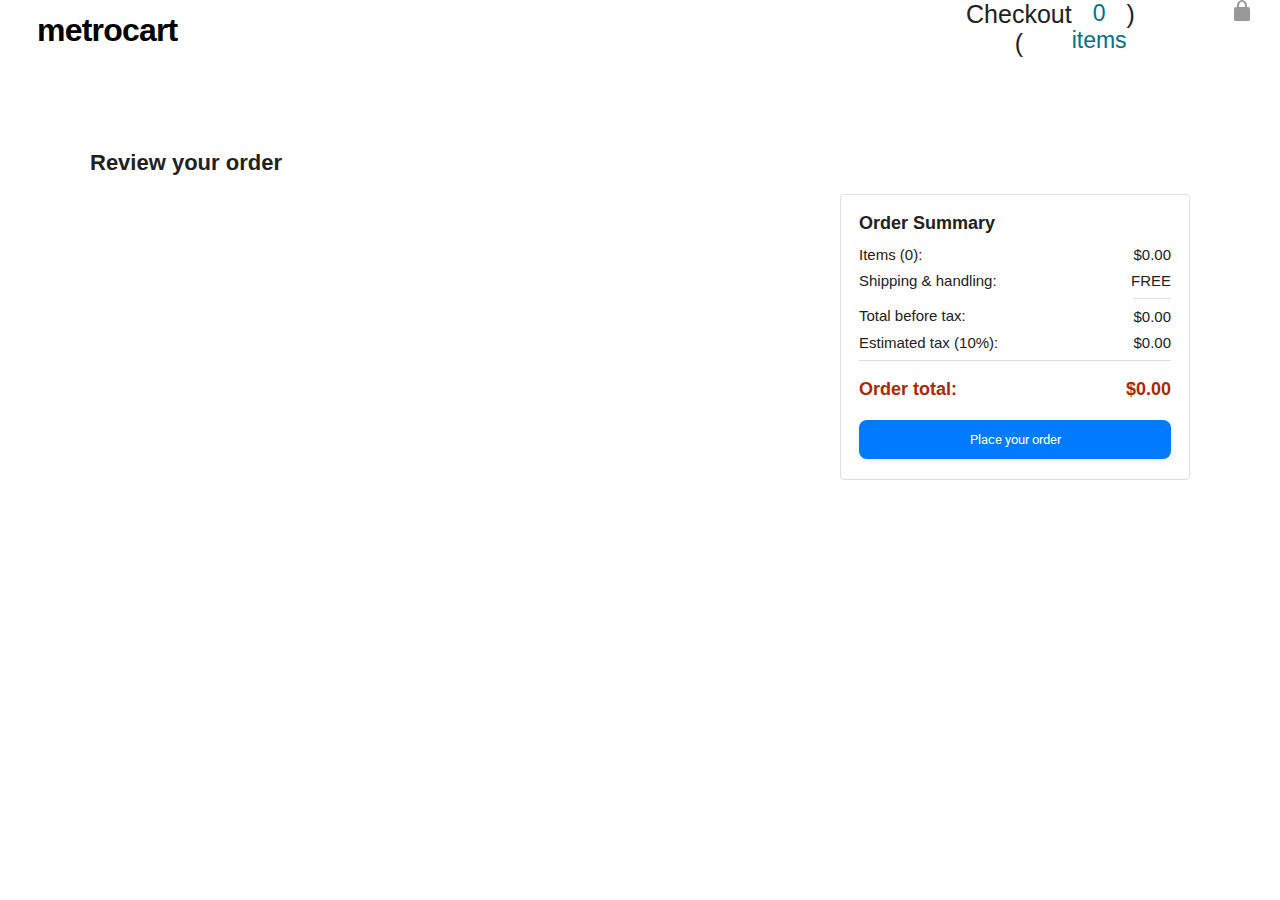
<file: checkout.html>
<!DOCTYPE html>
<html>
  <head>
    <title>Checkout</title>

    <!-- This code is needed for responsive design to work.
      (Responsive design = make the website look good on
      smaller screen sizes like a phone or a tablet). -->
    <meta name="viewport" content="width=device-width, initial-scale=1">

    <!-- Load a font called Roboto from Google Fonts. -->
    <link rel="preconnect" href="https://fonts.googleapis.com">
    <link rel="preconnect" href="https://fonts.gstatic.com" crossorigin>
    <link href="https://fonts.googleapis.com/css2?family=Roboto:wght@400;500;700&display=swap" rel="stylesheet">

    <!-- Here are the CSS files for this page. -->
    <link rel="stylesheet" href="styles/shared/general.css">
    <link rel="stylesheet" href="styles/pages/checkout/checkout-header.css">
    <link rel="stylesheet" href="styles/pages/checkout/checkout.css">
    <link rel="stylesheet" href="styles/shared/general.css">
    <link rel="stylesheet" href="styles/shared/amazon-header.css">
    <link rel="stylesheet" href="styles/pages/amazon.css">
  </head>
  <body>
    <div class="checkout-header">
      <div class="header-content">
        <div class="checkout-header-left-section">
        <a href="index.html" class="header-link" style='color:black;letter-spacing: -0.05em;'>
         <h1>metrocart</h1>
        </a>
      </div>
        </div>

        <div class="checkout-header-middle-section">
          Checkout (<a class="return-to-home-link js-return-to-home-link"
            href="index.html"></a>)
        </div>

        <div class="checkout-header-right-section">
          <img src="images/icons/checkout-lock-icon.png">
        </div>
      </div>
    </div>

    <div class="main">
      <div class="page-title">Review your order</div>

      <div class="checkout-grid">
        <div class="order-summary js-order-summary">
        </div>

        <div class="payment-summary">
          <div class="payment-summary-title">
            Order Summary
          </div>

          <div class="payment-summary-row">
            <div class="js-payment-summary-items">Items ():</div>
            <div class="payment-summary-money js-payment-summary-items-cost">$42.75</div>
          </div>

          <div class="payment-summary-row">
            <div>Shipping &amp; handling:</div>
            <div class="payment-summary-money js-payment-summary-shipping">$4.99</div>
          </div>

          <div class="payment-summary-row subtotal-row">
            <div>Total before tax:</div>
            <div class="payment-summary-money js-payment-summary-before-tax">$47.74</div>
          </div>

          <div class="payment-summary-row">
            <div>Estimated tax (10%):</div>
            <div class="payment-summary-money js-payment-summary-tax">$4.77</div>
          </div>

          <div class="payment-summary-row total-row">
            <div>Order total:</div>
            <div class="payment-summary-money js-payment-summary-order-total">$52.51</div>
          </div>

          <button class="place-order-button button-primary">
            Place your order
          </button>
        </div>
      </div>
    </div>
    <script type="module" src="scripts/checkout.js"></script>
  </body>
</html>
</file>
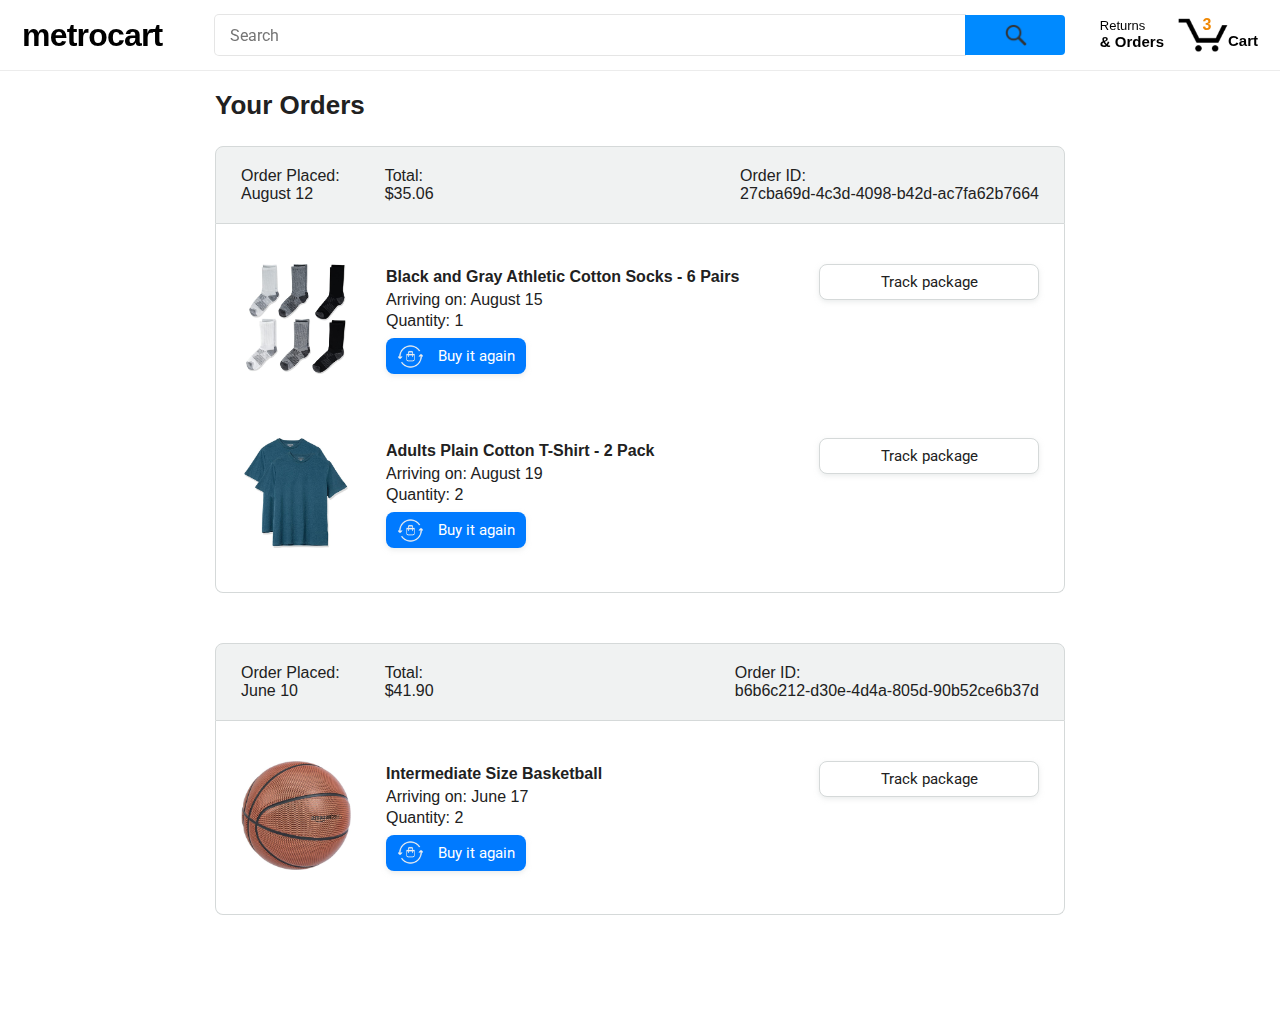
<file: orders.html>
<!DOCTYPE html>
<html>
  <head>
    <title>Orders</title>

    <!-- This code is needed for responsive design to work.
      (Responsive design = make the website look good on
      smaller screen sizes like a phone or a tablet). -->
    <meta name="viewport" content="width=device-width, initial-scale=1">

    <!-- Load a font called Roboto from Google Fonts. -->
    <link rel="preconnect" href="https://fonts.googleapis.com">
    <link rel="preconnect" href="https://fonts.gstatic.com" crossorigin>
    <link href="https://fonts.googleapis.com/css2?family=Roboto:wght@400;500;700&display=swap" rel="stylesheet">

    <!-- Here are the CSS files for this page. -->
    <link rel="stylesheet" href="styles/shared/general.css">
    <link rel="stylesheet" href="styles/shared/amazon-header.css">
    <link rel="stylesheet" href="styles/pages/orders.css">
  </head>
  <body>
    <div class="amazon-header">
      <div class="amazon-header-left-section">
        <a href="index.html" class="header-link" style='color:black;letter-spacing: -0.05em;'>
         <h1>metrocart</h1>
        </a>
      </div>

      <div class="amazon-header-middle-section">
        <input class="search-bar" type="text" placeholder="Search">

        <button class="search-button">
          <img class="search-icon" src="images/icons/search-icon.png">
        </button>
      </div>

      <div class="amazon-header-right-section">
        <a class="orders-link header-link" href="orders.html">
          <span class="returns-text">Returns</span>
          <span class="orders-text">& Orders</span>
        </a>

        <a class="cart-link header-link" href="checkout.html">
          <img class="cart-icon" src="images/icons/cart-icon.png">
          <div class="cart-quantity">3</div>
          <div class="cart-text">Cart</div>
        </a>
      </div>
    </div>

    <div class="main">
      <div class="page-title">Your Orders</div>

      <div class="orders-grid">
        <div class="order-container">
          
          <div class="order-header">
            <div class="order-header-left-section">
              <div class="order-date">
                <div class="order-header-label">Order Placed:</div>
                <div>August 12</div>
              </div>
              <div class="order-total">
                <div class="order-header-label">Total:</div>
                <div>$35.06</div>
              </div>
            </div>

            <div class="order-header-right-section">
              <div class="order-header-label">Order ID:</div>
              <div>27cba69d-4c3d-4098-b42d-ac7fa62b7664</div>
            </div>
          </div>

          <div class="order-details-grid">
            <div class="product-image-container">
              <img src="images/products/athletic-cotton-socks-6-pairs.jpg">
            </div>

            <div class="product-details">
              <div class="product-name">
                Black and Gray Athletic Cotton Socks - 6 Pairs
              </div>
              <div class="product-delivery-date">
                Arriving on: August 15
              </div>
              <div class="product-quantity">
                Quantity: 1
              </div>
              <button class="buy-again-button button-primary">
                <img class="buy-again-icon" src="images/icons/buy-again.png">
                <span class="buy-again-message">Buy it again</span>
              </button>
            </div>

            <div class="product-actions">
              <a href="tracking.html">
                <button class="track-package-button button-secondary">
                  Track package
                </button>
              </a>
            </div>

            <div class="product-image-container">
              <img src="images/products/adults-plain-cotton-tshirt-2-pack-teal.jpg">
            </div>

            <div class="product-details">
              <div class="product-name">
                Adults Plain Cotton T-Shirt - 2 Pack
              </div>
              <div class="product-delivery-date">
                Arriving on: August 19
              </div>
              <div class="product-quantity">
                Quantity: 2
              </div>
              <button class="buy-again-button button-primary">
                <img class="buy-again-icon" src="images/icons/buy-again.png">
                <span class="buy-again-message">Buy it again</span>
              </button>
            </div>

            <div class="product-actions">
              <a href="tracking.html">
                <button class="track-package-button button-secondary">
                  Track package
                </button>
              </a>
            </div>
          </div>
        </div>

        <div class="order-container">

          <div class="order-header">
            <div class="order-header-left-section">
              <div class="order-date">
                <div class="order-header-label">Order Placed:</div>
                <div>June 10</div>
              </div>
              <div class="order-total">
                <div class="order-header-label">Total:</div>
                <div>$41.90</div>
              </div>
            </div>

            <div class="order-header-right-section">
              <div class="order-header-label">Order ID:</div>
              <div>b6b6c212-d30e-4d4a-805d-90b52ce6b37d</div>
            </div>
          </div>

          <div class="order-details-grid">
            <div class="product-image-container">
              <img src="images/products/intermediate-composite-basketball.jpg">
            </div>

            <div class="product-details">
              <div class="product-name">
                Intermediate Size Basketball
              </div>
              <div class="product-delivery-date">
                Arriving on: June 17
              </div>
              <div class="product-quantity">
                Quantity: 2
              </div>
              <button class="buy-again-button button-primary">
                <img class="buy-again-icon" src="images/icons/buy-again.png">
                <span class="buy-again-message">Buy it again</span>
              </button>
            </div>

            <div class="product-actions">
              <a href="tracking.html">
                <button class="track-package-button button-secondary">
                  Track package
                </button>
              </a>
            </div>
          </div>
        </div>
      </div>
    </div>
  </body>
</html>
</file>
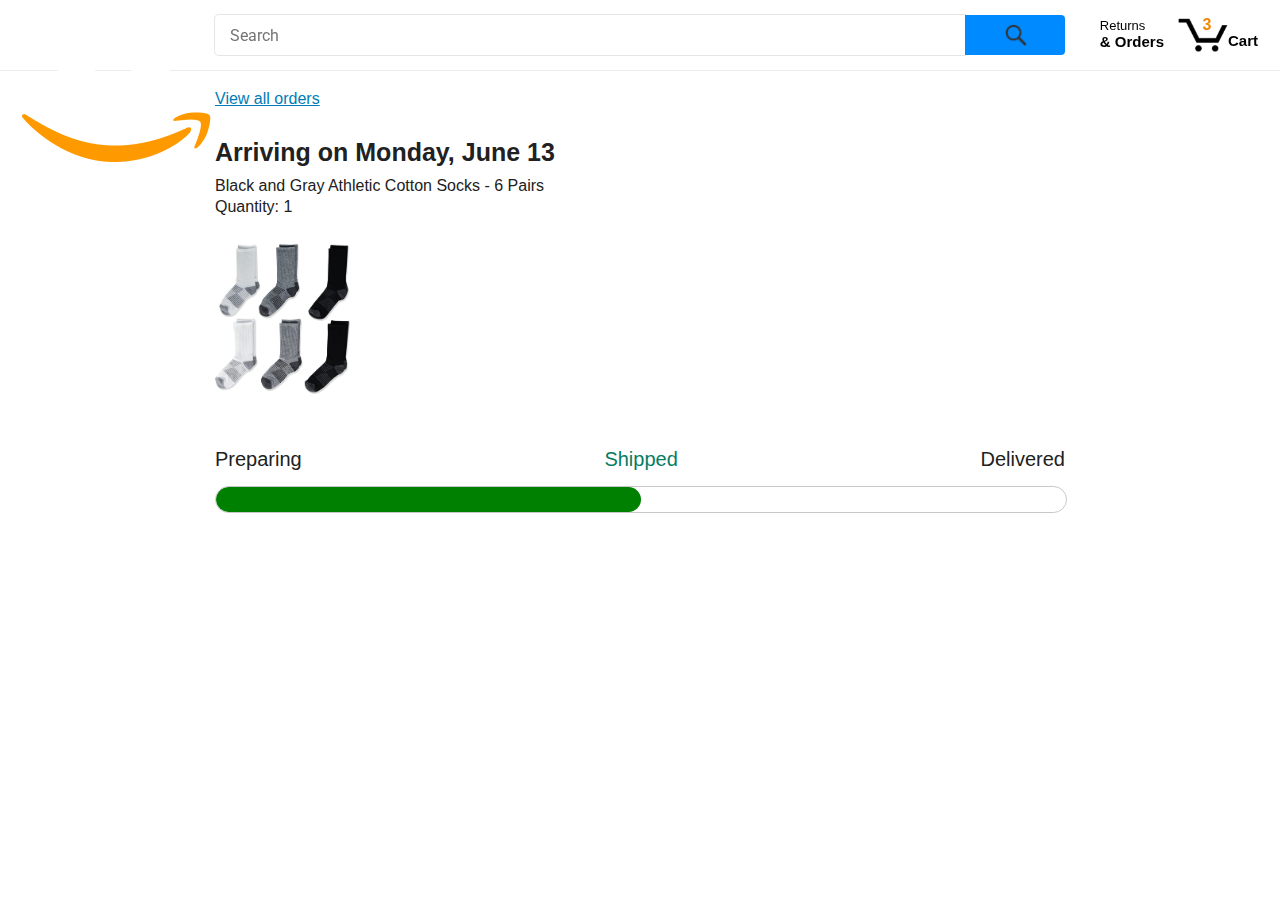
<file: tracking.html>
<!DOCTYPE html>
<html>
  <head>
    <title>Tracking</title>

    <!-- This code is needed for responsive design to work.
      (Responsive design = make the website look good on
      smaller screen sizes like a phone or a tablet). -->
    <meta name="viewport" content="width=device-width, initial-scale=1">

    <!-- Load a font called Roboto from Google Fonts. -->
    <link rel="preconnect" href="https://fonts.googleapis.com">
    <link rel="preconnect" href="https://fonts.gstatic.com" crossorigin>
    <link href="https://fonts.googleapis.com/css2?family=Roboto:wght@400;500;700&display=swap" rel="stylesheet">

    <!-- Here are the CSS files for this page. -->
    <link rel="stylesheet" href="styles/shared/general.css">
    <link rel="stylesheet" href="styles/shared/amazon-header.css">
    <link rel="stylesheet" href="styles/pages/tracking.css">
  </head>
  <body>
    <div class="amazon-header">
      <div class="amazon-header-left-section">
        <a href="index.html" class="header-link">
          <img class="amazon-logo"
            src="images/amazon-logo-white.png">
          <img class="amazon-mobile-logo"
            src="images/amazon-mobile-logo-white.png">
        </a>
      </div>

      <div class="amazon-header-middle-section">
        <input class="search-bar" type="text" placeholder="Search">

        <button class="search-button">
          <img class="search-icon" src="images/icons/search-icon.png">
        </button>
      </div>

      <div class="amazon-header-right-section">
        <a class="orders-link header-link" href="orders.html">
          <span class="returns-text">Returns</span>
          <span class="orders-text">& Orders</span>
        </a>

        <a class="cart-link header-link" href="checkout.html">
          <img class="cart-icon" src="images/icons/cart-icon.png">
          <div class="cart-quantity">3</div>
          <div class="cart-text">Cart</div>
        </a>
      </div>
    </div>

    <div class="main">
      <div class="order-tracking">
        <a class="back-to-orders-link link-primary" href="orders.html">
          View all orders
        </a>

        <div class="delivery-date">
          Arriving on Monday, June 13
        </div>

        <div class="product-info">
          Black and Gray Athletic Cotton Socks - 6 Pairs
        </div>

        <div class="product-info">
          Quantity: 1
        </div>

        <img class="product-image" src="images/products/athletic-cotton-socks-6-pairs.jpg">

        <div class="progress-labels-container">
          <div class="progress-label">
            Preparing
          </div>
          <div class="progress-label current-status">
            Shipped
          </div>
          <div class="progress-label">
            Delivered
          </div>
        </div>

        <div class="progress-bar-container">
          <div class="progress-bar"></div>
        </div>
      </div>
    </div>
  </body>
</html>
</file>
<file: styles/shared/general.css>
body {
  font-family: Roboto, Arial;
  color: rgb(33, 33, 33);
  /* The <body> element has a default margin of 8px
     on all sides. This removes the default margins. */
  margin: 0;
}

/* <p> elements have a default margin on the top
   and bottom. This removes the default margins. */
p {
  margin: 0;
}

button {
  cursor: pointer;
}

select {
  cursor: pointer;
}

input, select, button {
  font-family: Roboto, Arial;
}

.button-primary {
  color: white;
  border:none;
  background-color: #007aff;
  cursor: pointer;
  outline:none;
  box-shadow: 0 2px 5px rgba(213, 217, 217, 0.5);
}

.button-primary:hover {
  background-color: #008aff;
  border:none;
}

.button-primary:active {
  background: #007aff;
  outline:none;
  border:none;
  box-shadow: none;
}

.button-secondary {
  color: rgb(33, 33, 33);
  background: white;
  border: 1px solid rgb(213, 217, 217);
  border-radius: 8px;
  cursor: pointer;
  box-shadow: 0 2px 5px rgba(213, 217, 217, 0.5);
}

.button-secondary:hover {
  background-color: rgb(247, 250, 250);
}

.button-secondary:active {
  background-color: rgb(237, 253, 255);
  box-shadow: none;
}

/* These styles will limit text to 2 lines. Anything
   beyond 2 lines will be replaced with "..."
   You can find this code by using an A.I. tool or by
   searching in Google.
   https://css-tricks.com/almanac/properties/l/line-clamp/ */
.limit-text-to-2-lines {
  display: -webkit-box;
  -webkit-line-clamp: 2;
  -webkit-box-orient: vertical;
  overflow: hidden;
}

.link-primary {
  color: rgb(1, 124, 182);
  cursor: pointer;
}

.link-primary:hover {
  color: rgb(196, 80, 0);
}

/* Styles for dropdown selectors. */
select {
  color: rgb(33, 33, 33);
  background-color: rgb(240, 240, 240);
  border: 1px solid rgb(213, 217, 217);
  border-radius: 8px;
  padding: 3px 5px;
  font-size: 15px;
  cursor: pointer;
  box-shadow: 0 2px 5px rgba(213, 217, 217, 0.5);
}

select:focus,
input:focus {
  outline: 2px solid rgb(255, 153, 0);
}
</file>
<file: styles/pages/checkout/checkout-header.css>
.checkout-header {
  height: 60px;
  padding-left: 30px;
  padding-right: 30px;
  background-color: white;

  display: flex;
  justify-content: center;

  position: fixed;
  top: 0;
  left: 0;
  right: 0;
  z-index: 1000;
}

.header-content {
  width: 100%;
  max-width: 1100px;

  display: flex;
  align-items: center;
}

.checkout-header-left-section {
  width: 150px;
}

.amazon-logo {
  width: 100px;
  margin-top: 12px;
}

.amazon-mobile-logo {
  display: none;
}

/* @media is used to create responsive design (making the
   website look good on any screen size). This @media
   means when the screen width is 575px or less, different
   styles (inside the {...}) will be applied. */
@media (max-width: 575px) {
  .checkout-header-left-section {
    width: auto;
  }

  .amazon-logo {
    display: none;
  }

  .amazon-mobile-logo {
    display: inline-block;
    height: 35px;
    margin-top: 5px;
  }
}

.checkout-header-middle-section {
  flex: 1;
  flex-shrink: 0;
  text-align: center;

  font-size: 25px;
  font-weight: 500;

  display: flex;
  justify-content: center;
}

.return-to-home-link {
  color: rgb(0, 113, 133);
  font-size: 23px;
  text-decoration: none;
  cursor: pointer;
}

@media (max-width: 1000px) {
  .checkout-header-middle-section {
    font-size: 20px;
    margin-right: 60px;
  }

  .return-to-home-link {
    font-size: 18px;
  }
}

@media (max-width: 575px) {
  .checkout-header-middle-section {
    margin-right: 5px;
  }
}

.checkout-header-right-section {
  text-align: right;
  width: 150px;
}

@media (max-width: 1000px) {
  .checkout-header-right-section {
    width: auto;
  }
}
</file>
<file: styles/pages/checkout/checkout.css>
.main {
  max-width: 1100px;
  padding-left: 30px;
  padding-right: 30px;

  margin-top: 140px;
  margin-bottom: 100px;

  /* margin-left: auto;
     margin-right auto;
     Is a trick for centering an element horizontally
     without needing a container. */
  margin-left: auto;
  margin-right: auto;
}

.page-title {
  margin-top: 150px;

  font-weight: 700;
  font-size: 22px;
  margin-bottom: 18px;
}

.checkout-grid {
  display: grid;
  /* Here, 1fr means the first column will take
     up the remaining space in the grid. */
  grid-template-columns: 1fr 350px;
  column-gap: 12px;

  /* Use align-items: start; to prevent the elements
     in the grid from stretching vertically. */
  align-items: start;
}

@media (max-width: 1000px) {
  .main {
    max-width: 500px;
  }

  .checkout-grid {
    grid-template-columns: 1fr;
  }
}

.cart-item-container,
.payment-summary {
  border: 1px solid rgb(222, 222, 222);
  border-radius: 4px;
  padding: 18px;
}

.cart-item-container {
  margin-bottom: 12px;
}

.payment-summary {
  padding-bottom: 5px;
}

@media (max-width: 1000px) {
  .payment-summary {
    /* grid-row: 1 means this element will be placed into row
      1 in the grid. (Normally, the row that an element is
      placed in is determined by the order of the elements in
      the HTML. grid-row overrides this default ordering). */
    grid-row: 1;
    margin-bottom: 12px;
  }
}

.delivery-date {
  color: rgb(0, 118, 0);
  font-weight: 700;
  font-size: 19px;
  margin-top: 5px;
  margin-bottom: 22px;
}

.cart-item-details-grid {
  display: grid;
  /* 100px 1fr 1fr; means the 2nd and 3rd column will
     take up half the remaining space in the grid
     (they will divide up the remaining space evenly). */
  grid-template-columns: 100px 1fr 1fr;
  column-gap: 25px;
}

@media (max-width: 1000px) {
  .cart-item-details-grid {
    grid-template-columns: 100px 1fr;
    row-gap: 30px;
  }
}

.product-image {
  max-width: 100%;
  max-height: 120px;

  /* margin-left: auto;
     margin-right auto;
     Is a trick for centering an element horizontally
     without needing a container. */
  margin-left: auto;
  margin-right: auto;
}

.product-name {
  font-weight: 700;
  margin-bottom: 8px;
}

.product-price {
  color: rgb(177, 39, 4);
  font-weight: 700;
  margin-bottom: 5px;
}

.product-quantity .link-primary {
  margin-left: 3px;
}

.quantity-input {
  width: 30px;
  display: none;
}

.save-quantity-link {
  display: none;
}

.is-editing-quantity .quantity-input {
  display: initial;
}

.is-editing-quantity .save-quantity-link {
  display: initial;
}

.is-editing-quantity .update-quantity-link {
  display: none;
}

@media (max-width: 1000px) {
  .delivery-options {
    /* grid-column: 1 means this element will be placed
       in column 1 in the grid. (Normally, the column that
       an element is placed in is determined by the order
       of the elements in the HTML. grid-column overrides
       this default ordering).
       
       / span 2 means this element will take up 2 columns
       in the grid (Normally, each element takes up 1
       column in the grid). */
    grid-column: 1 / span 2;
  }
}

.delivery-options-title {
  font-weight: 700;
  margin-bottom: 10px;
}

.delivery-option {
  display: grid;
  grid-template-columns: 24px 1fr;
  margin-bottom: 12px;
  cursor: pointer;
}

.delivery-option-input {
  margin-left: 0px;
  cursor: pointer;
}

.delivery-option-date {
  color: rgb(0, 118, 0);
  font-weight: 500;
  margin-bottom: 3px;
}

.delivery-option-price {
  color: rgb(120, 120, 120);
  font-size: 15px;
}

.payment-summary-title {
  font-weight: 700;
  font-size: 18px;
  margin-bottom: 12px;
}

.payment-summary-row {
  display: grid;
  /* 1fr auto; means the width of the 2nd column will be
     determined by the elements inside the column (auto).
     The 1st column will take up the remaining space. */
  grid-template-columns: 1fr auto;

  font-size: 15px;
  margin-bottom: 9px;
}

.payment-summary-money {
  text-align: right;
}

.subtotal-row .payment-summary-money {
  border-top: 1px solid rgb(222, 222, 222);
}

.subtotal-row div {
  padding-top: 9px;
}

.total-row {
  color: rgb(177, 39, 4);
  font-weight: 700;
  font-size: 18px;

  border-top: 1px solid rgb(222, 222, 222);
  padding-top: 18px;
}

.place-order-button {
  width: 100%;
  padding-top: 12px;
  padding-bottom: 12px;
  border-radius: 8px;

  margin-top: 11px;
  margin-bottom: 15px;
}
</file>
<file: styles/shared/amazon-header.css>
body {
    font-family: sans-serif;
    margin: 0;
    padding: 0;
}

.hero {
text-align: center;
margin-top:150px;
margin-bottom:100px;
font-family: "Inter";
font-optical-sizing: auto;

}

.hero h2 {
    font-size:3.5em;
    margin-bottom: 10px;
    letter-spacing: -0.05em;
}

.hero p {
    font-size: 1em;
    line-height: 1.5;
    font-family:arial;
}

.hero button {
background-color: #007bff;
color: #fff;
margin-top:20px;
padding: 10px 50px;
border: none;
border-radius: 5px;
cursor: pointer;
}


header {
    background-color: #f0f0f0;
    padding: 20px;
    display: flex;
    justify-content: space-between;
    align-items: center;
}

header h1 {
    font-size: 2em;
    margin: 0;
}

nav a {
    text-decoration: none;
    padding: 10px;
    margin-right: 10px;
}

main {
    padding: 50px;
}

.hero {
   text-align: center;
   margin-top:150px;
  margin-bottom:100px;
   font-family: "Inter";
   font-optical-sizing: auto;
  
}

.hero h2 {
    font-size:3.5em;
    margin-bottom: 10px;
  letter-spacing: -0.05em;
}

.hero p {
    font-size: 1em;
    line-height: 1.5;
    font-family:arial;
}

.hero button {
    background-color: #007bff;
    color: #fff;
  margin-top:20px;
    padding: 10px 50px;
    border: none;
    border-radius: 5px;
    cursor: pointer;
}

.trending {
    margin-top: 50px;
}

.trending h2 {
    font-size: 1.25em;
    margin-bottom: 20px;
}

.palette-grid {
    display: grid;
    grid-template-columns: repeat(auto-fit, minmax(150px, 1fr));
    gap: 20px;
}

/* Add styles for the palette squares here */

.amazon-header {
/*   this is acrylic color part */
  -webkit-backdrop-filter: blur(20px);
backdrop-filter: blur(15px);
background-color: rgba(255,255,255,.1);
  
/*   background-color: white; */
  outline:10px;
  color: white;
  padding-top: 5px;
  padding-bottom: 5px;
  padding-left: 15px;
  padding-right: 15px;
box-shadow: rgba(0, 0, 0, 0.075) 0 1px;
  display: flex;
  align-items: center;
  justify-content: space-between;
  position: fixed;
  top: 0;
  left: 0;
  right: 0;
  height: 60px;
}

.amazon-header-left-section {
  width: 180px;
}

@media (max-width: 800px) {
  .amazon-header-left-section {
    width: unset;
  }
}

.header-link {
  display: inline-block;
  padding: 6px;
  border-radius: 2px;
  cursor: pointer;
  text-decoration: none;
  border: 1px solid rgba(0, 0, 0, 0);
}

.header-link:hover {
  border: 1px solid white;
}

.amazon-header-middle-section {
  flex: 1;
  max-width: 850px;
  margin-left: 10px;
  margin-right: 10px;
  display: flex;
}

.search-bar {
  outline: none;
  box-shadow: rgba(0, 0, 0, 0.1) 0 0 0 1px;
  flex: 1;
  width: 0;
  font-size: 16px;
  height: 38px;
  padding-left: 15px;
  border: none;
  border-top-left-radius: 4px;
  border-bottom-left-radius: 4px;
  border-top-right-radius: 0;
  border-bottom-right-radius: 0;
}

.search-button {
  outline: none;
  background-color: #008aff;
  border: none;
  width: 100px;
  height: 40px;
  border-top-right-radius: 4px;
  border-bottom-right-radius: 4px;
  flex-shrink: 0;
}

.search-icon {
  height: 22px;
  margin-left: 2px;
  margin-top: 3px;
}

.amazon-header-right-section {
  width: 180px;
  flex-shrink: 0;
  display: flex;
  justify-content: end;
}

.orders-link {
  color: white;
}

.returns-text {
  color:black;
  display: block;
  font-size: 13px;
}

.orders-text {
  color:black;
  display: block;
  font-size: 15px;
  font-weight: 700;
}

.cart-link {
  color: black;
  display: flex;
  align-items: center;
  position: relative;
}

.cart-icon {
  -webkit-filter: invert(1);
   filter: invert(1);
  width: 50px;
  
}

.cart-text {
  margin-top: 12px;
  font-size: 15px;
  font-weight: 700;
}

.cart-quantity {
  color: rgb(240, 136, 4);
  font-size: 16px;
  font-weight: 700;

  position: absolute;
  top: 4px;
  left: 22px;
  
  width: 26px;
  text-align: center;
}
</file>
<file: styles/pages/amazon.css>
.main {
  margin-top: 60px;
}

.products-grid {
  display: grid;
  margin: 0 10px 0 10px;
  grid-gap: 10px;
  grid-row-gap: 10px;

  
  grid-template-columns: repeat(8, 1fr);
}

/* @media is used to create responsive design (making the
   website look good on any screen size). This @media
   means when the screen width is 2000px or less, we
   will divide the grid into 7 columns instead of 8. */
@media (max-width: 2000px) {
  .products-grid {
    grid-template-columns: repeat(5, 1fr);
  }
}

/* This @media means when the screen width is 1600px or
   less, we will divide the grid into 6 columns. */
@media (max-width: 1600px) {
  .products-grid {
    grid-template-columns: repeat(5, 1fr);
  }
}

@media (max-width: 1300px) {
  .products-grid {
    grid-template-columns: repeat(4, 1fr);
  }
}

@media (max-width: 1000px) {
  .products-grid {
    grid-template-columns: repeat(4, 1fr);
  }
}

@media (max-width: 800px) {
  .products-grid {
    grid-template-columns: repeat(3, 1fr);
  }
}

@media (max-width: 575px) {
  .products-grid {
    grid-template-columns: repeat(2, 1fr);
  }
}

@media (max-width: 450px) {
  .products-grid {
    grid-template-columns: 1fr;
  }
}

.product-container {
  padding-top: 40px;
  padding-bottom: 25px;
  padding-left: 25px;
  padding-right: 25px;

  border-right: 1px solid rgb(231, 231, 231);
  border-bottom: 1px solid rgb(231, 231, 231);

  display: flex;
  flex-direction: column;
}

.product-image-container {
  display: flex;
  justify-content: center;
  align-items: center;

  height: 180px;
  margin-bottom: 20px;
}

.product-image {
  /* Images will overflow their container by default. To
    prevent this, we set max-width and max-height to 100%
    so they stay inside their container. */
  max-width: 100%;
  max-height: 100%;
}

.product-name {
  height: 40px;
  margin-bottom: 5px;
}

.product-rating-container {
  display: flex;
  align-items: center;
  margin-bottom: 10px;
}

.product-rating-stars {
  width: 100px;
  margin-right: 6px;
}

.product-rating-count {
  color: rgb(1, 124, 182);
  cursor: pointer;
  margin-top: 3px;
}

.product-price {
  font-weight: 700;
  margin-bottom: 10px;
}

.product-quantity-container {
  margin-bottom: 17px;
}

.product-spacer {
  flex: 1;
}

.added-to-cart {
  color: rgb(6, 125, 98);
  font-size: 16px;

  display: flex;
  align-items: center;
  margin-bottom: 8px;

  /* At first, the "Added to cart" message will
     be invisible. Use JavaScript to change the
     opacity and make it visible. */
  opacity: 0;
}

.added-to-cart img {
  height: 20px;
  margin-right: 5px;
}

.is-added {
  opacity: 1;
  transition: opacity 1s;
}

.add-to-cart-button {
  width: 100%;
  padding: 8px;
  border-radius: 50px;
}
</file>
<file: styles/pages/orders.css>
.main {
  max-width: 850px;
  margin-top: 90px;
  margin-bottom: 100px;
  padding-left: 20px;
  padding-right: 20px;

  /* margin-left: auto;
     margin-right auto;
     Is a trick for centering an element horizontally
     without needing a container. */
  margin-left: auto;
  margin-right: auto;
}

.page-title {
  font-weight: 700;
  font-size: 26px;
  margin-bottom: 25px;
}

.orders-grid {
  display: grid;
  grid-template-columns: 1fr;
  row-gap: 50px;
}

.order-header {
  background-color: rgb(240, 242, 242);
  border: 1px solid rgb(213, 217, 217);

  display: flex;
  align-items: center;
  justify-content: space-between;

  padding: 20px 25px;
  border-top-left-radius: 8px;
  border-top-right-radius: 8px;
}

.order-header-left-section {
  display: flex;
  flex-shrink: 0;
}

.order-header-label {
  font-weight: 500;
}

.order-date,
.order-total {
  margin-right: 45px;
}

.order-header-right-section {
  flex-shrink: 1;
}

@media (max-width: 575px) {
  .order-header {
    flex-direction: column;
    align-items: start;
    line-height: 23px;
    padding: 15px;
  }

  .order-header-left-section {
    flex-direction: column;
  }

  .order-header-label {
    margin-right: 5px;
  }

  .order-date,
  .order-total {
    display: grid;
    grid-template-columns: auto 1fr;
    margin-right: 0;
  }

  .order-header-right-section {
    display: grid;
    grid-template-columns: auto 1fr;
  }
}

.order-details-grid {
  padding: 40px 25px;
  border: 1px solid rgb(213, 217, 217);
  border-top: none;
  border-bottom-left-radius: 8px;
  border-bottom-right-radius: 8px;

  display: grid;
  grid-template-columns: 110px 1fr 220px;
  column-gap: 35px;
  row-gap: 60px;
  align-items: center;
}

@media (max-width: 800px) {
  .order-details-grid {
    grid-template-columns: 110px 1fr;
    row-gap: 0;
    padding-bottom: 8px;
  }
}

@media (max-width: 450px) {
  .order-details-grid {
    grid-template-columns: 1fr;
  }
}

.product-image-container {
  text-align: center;
}

.product-image-container img {
  max-width: 110px;
  max-height: 110px;
}

.product-name {
  font-weight: 700;
  margin-bottom: 5px;
}

.product-delivery-date {
  margin-bottom: 3px;
}

.product-quantity {
  margin-bottom: 8px;
}

.buy-again-button {
  font-size: 15px;
  width: 140px;
  height: 36px;
  border-radius: 8px;

  display: flex;
  align-items: center;
  justify-content: center;
}

.buy-again-icon {
  -webkit-filter: invert(1);
   filter: invert(1);
  width: 25px;
  margin-right: 15px;
}

.product-actions {
  align-self: start;
}

.track-package-button {
  width: 100%;
  font-size: 15px;
  padding: 8px;
}

@media (max-width: 800px) {
  .buy-again-button {
    margin-bottom: 10px;
  }

  .product-actions {
    /* grid-column: 2 means this element will be placed
       in column 2 in the grid. (Normally, the column that
       an element is placed in is determined by the order
       of the elements in the HTML. grid-column overrides
       this default ordering). */
    grid-column: 2;
    margin-bottom: 30px;
  }

  .track-package-button {
    width: 140px;
  }
}

@media (max-width: 450px) {
  .product-image-container {
    text-align: center;
    margin-bottom: 25px;
  }

  .product-image-container img {
    max-width: 150px;
    max-height: 150px;
  }

  .product-name {
    margin-bottom: 10px;
  }

  .product-quantity {
    margin-bottom: 15px;
  }

  .buy-again-button {
    width: 100%;
    margin-bottom: 15px;
  }

  .product-actions {
    /* grid-column: auto; undos grid-column: 2; from above.
       This element will now be placed in its normal column
       in the grid. */
    grid-column: auto;
    margin-bottom: 70px;
  }

  .track-package-button {
    width: 100%;
    padding: 12px;
  }
}
</file>
<file: styles/pages/tracking.css>
.main {
  max-width: 850px;
  margin-top: 90px;
  margin-bottom: 100px;
  padding-left: 30px;
  padding-right: 30px;

  /* margin-left: auto;
     margin-right auto;
     Is a trick for centering an element horizontally
     without needing a container. */
  margin-left: auto;
  margin-right: auto;
}

.back-to-orders-link {
  display: inline-block;
  margin-bottom: 30px;
}

.delivery-date {
  font-size: 25px;
  font-weight: 700;
  margin-bottom: 10px;
}

.product-info {
  margin-bottom: 3px;
}

.product-image {
  max-width: 150px;
  max-height: 150px;
  margin-top: 25px;
  margin-bottom: 50px;
}

.progress-labels-container {
  display: flex;
  justify-content: space-between;
  font-size: 20px;
  font-weight: 500;
  margin-bottom: 15px;
}

.current-status {
  color: rgb(6, 125, 98);
}

@media (max-width: 575px) {
  .progress-labels-container {
    font-size: 16px;
  }
}

@media (max-width: 450px) {
  .progress-labels-container {
    flex-direction: column;
    margin-bottom: 5px;
  }

  .progress-label {
    margin-bottom: 3px;
  }
}

.progress-bar-container {
  height: 25px;
  width: 100%;

  border: 1px solid rgb(200, 200, 200);
  border-radius: 50px;
  overflow: hidden;
}

.progress-bar {
  height: 100%;
  background-color: green;
  border-radius: 50px;
  width: 50%;
}
</file>
